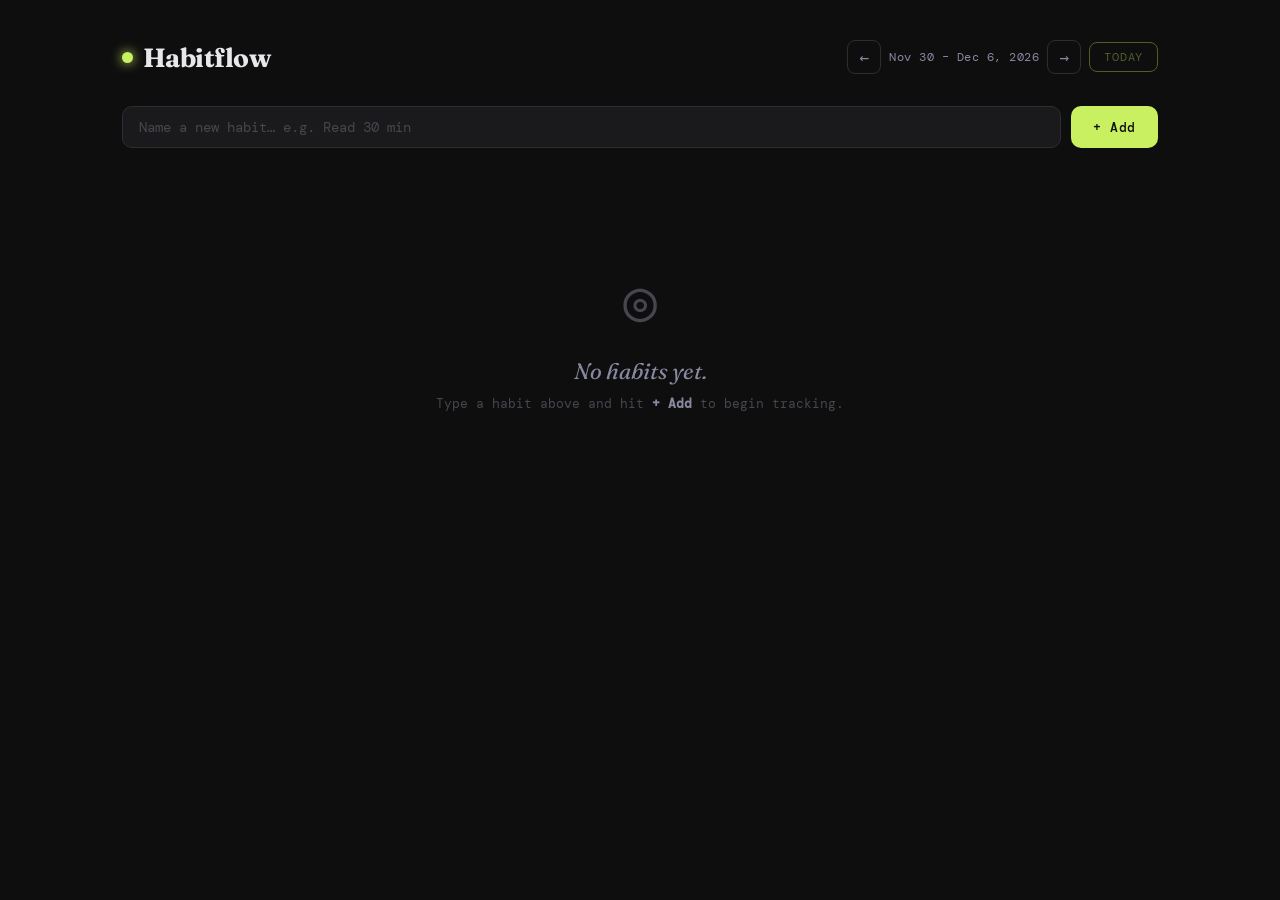
<file: index.html>
<!DOCTYPE html>
<html lang="en">
<head>
  <meta charset="UTF-8" />
  <meta name="viewport" content="width=device-width, initial-scale=1.0" />
  <title>Habitflow — Daily Habit Tracker</title>
  <link rel="stylesheet" href="style.css" />
  <link rel="preconnect" href="https://fonts.googleapis.com" />
  <link href="https://fonts.googleapis.com/css2?family=DM+Mono:wght@400;500&family=Fraunces:ital,wght@0,300;0,700;1,300&display=swap" rel="stylesheet" />
</head>
<body>

  <div class="app-shell">

    <!-- Header -->
    <header class="app-header">
      <div class="brand">
        <span class="brand-dot"></span>
        <h1 class="brand-name">Habitflow</h1>
      </div>
      <div class="week-nav">
        <button class="nav-btn" id="prevWeek" aria-label="Previous week">&#8592;</button>
        <span class="week-label" id="weekLabel"></span>
        <button class="nav-btn" id="nextWeek" aria-label="Next week">&#8594;</button>
        <button class="today-btn" id="todayBtn" aria-label="Go to current week">Today</button>
      </div>
    </header>

    <!-- Add Habit -->
    <section class="add-section" aria-label="Add a new habit">
      <div class="add-bar">
        <input
          type="text"
          id="habitInput"
          class="habit-input"
          placeholder="Name a new habit… e.g. Read 30 min"
          maxlength="60"
          aria-label="New habit name"
        />
        <button class="add-btn" id="addHabitBtn" aria-label="Add habit">
          <span>+ Add</span>
        </button>
      </div>
    </section>

    <!-- Grid -->
    <main class="grid-section" id="gridSection" aria-label="Habit tracker grid">

      <!-- Empty state -->
      <div class="empty-state" id="emptyState" aria-live="polite">
        <div class="empty-icon">&#9678;</div>
        <p class="empty-title">No habits yet.</p>
        <p class="empty-sub">Type a habit above and hit <strong>+ Add</strong> to begin tracking.</p>
      </div>

      <!-- Grid table -->
      <div class="grid-wrapper" id="gridWrapper" style="display:none">
        <table class="habit-grid" role="grid" aria-label="Weekly habit grid">
          <thead>
            <tr id="gridHeader">
              <th class="habit-col-head" scope="col">Habit</th>
            </tr>
          </thead>
          <tbody id="gridBody"></tbody>
        </table>
      </div>

    </main>

  </div>

  <!-- Rename modal — hidden by default via style -->
  <div class="modal-backdrop" id="modalBackdrop" style="display:none" aria-modal="true" role="dialog" aria-labelledby="modalTitle">
    <div class="modal">
      <h2 class="modal-title" id="modalTitle">Rename Habit</h2>
      <input type="text" id="renameInput" class="habit-input" maxlength="60" aria-label="New habit name" />
      <div class="modal-actions">
        <button class="modal-cancel" id="modalCancel">Cancel</button>
        <button class="add-btn" id="modalSave">Save</button>
      </div>
    </div>
  </div>

  <script src="app.js"></script>
</body>
</html>
</file>
<file: style.css>
/* ─── CSS Variables ─────────────────────────────────────── */
:root {
  --bg:        #0e0e0f;
  --surface:   #1a1a1c;
  --border:    #2e2e32;
  --muted:     #46464e;
  --text:      #e8e8ec;
  --text-dim:  #8888a0;
  --accent:    #c8f060;
  --accent-dk: #9abf40;
  --danger:    #ff5f5f;
  --today-bg:  rgba(200, 240, 96, 0.07);
  --today-bdr: rgba(200, 240, 96, 0.35);
  --check-on:  #c8f060;
  --check-off: #2e2e32;
  --radius:    10px;
  --font-body: 'DM Mono', monospace;
  --font-display: 'Fraunces', serif;
}

/* ─── Reset ─────────────────────────────────────────────── */
*, *::before, *::after { box-sizing: border-box; margin: 0; padding: 0; }
html { font-size: 16px; }
body {
  background: var(--bg);
  color: var(--text);
  font-family: var(--font-body);
  min-height: 100vh;
  -webkit-font-smoothing: antialiased;
}
button { cursor: pointer; border: none; background: none; font-family: inherit; }
input  { font-family: inherit; }
table  { border-collapse: collapse; }

/* ─── App Shell ──────────────────────────────────────────── */
.app-shell {
  max-width: 1100px;
  margin: 0 auto;
  padding: 28px 20px 60px;
}

/* ─── Header ─────────────────────────────────────────────── */
.app-header {
  display: flex;
  align-items: center;
  justify-content: space-between;
  flex-wrap: wrap;
  gap: 16px;
  margin-bottom: 32px;
}

.brand {
  display: flex;
  align-items: center;
  gap: 10px;
}
.brand-dot {
  width: 11px;
  height: 11px;
  border-radius: 50%;
  background: var(--accent);
  box-shadow: 0 0 12px var(--accent);
  animation: pulse 2.6s ease-in-out infinite;
}
@keyframes pulse {
  0%, 100% { opacity: 1; transform: scale(1); }
  50%       { opacity: 0.5; transform: scale(0.85); }
}
.brand-name {
  font-family: var(--font-display);
  font-weight: 700;
  font-size: 1.65rem;
  letter-spacing: -0.02em;
  color: var(--text);
}

/* Week nav */
.week-nav {
  display: flex;
  align-items: center;
  gap: 8px;
}
.nav-btn {
  width: 34px;
  height: 34px;
  border-radius: 8px;
  border: 1px solid var(--border);
  color: var(--text-dim);
  font-size: 1rem;
  display: flex;
  align-items: center;
  justify-content: center;
  transition: border-color .15s, color .15s, background .15s;
}
.nav-btn:hover { border-color: var(--accent); color: var(--accent); background: rgba(200,240,96,.06); }
.nav-btn:focus-visible { outline: 2px solid var(--accent); outline-offset: 2px; }

.week-label {
  font-size: 0.78rem;
  color: var(--text-dim);
  min-width: 140px;
  text-align: center;
  letter-spacing: 0.04em;
}

.today-btn {
  padding: 6px 14px;
  border-radius: 8px;
  border: 1px solid var(--accent);
  color: var(--accent);
  font-size: 0.75rem;
  letter-spacing: 0.06em;
  text-transform: uppercase;
  transition: background .15s, color .15s;
}
.today-btn:hover { background: var(--accent); color: var(--bg); }
.today-btn:focus-visible { outline: 2px solid var(--accent); outline-offset: 2px; }
.today-btn.is-current { opacity: 0.35; pointer-events: none; }

/* ─── Add Bar ────────────────────────────────────────────── */
.add-section { margin-bottom: 36px; }
.add-bar {
  display: flex;
  gap: 10px;
}
.habit-input {
  flex: 1;
  background: var(--surface);
  border: 1px solid var(--border);
  border-radius: var(--radius);
  color: var(--text);
  padding: 11px 16px;
  font-size: 0.88rem;
  outline: none;
  transition: border-color .15s;
}
.habit-input::placeholder { color: var(--muted); }
.habit-input:focus { border-color: var(--accent); }

.add-btn {
  background: var(--accent);
  color: var(--bg);
  border-radius: var(--radius);
  padding: 11px 22px;
  font-size: 0.82rem;
  font-weight: 500;
  letter-spacing: 0.04em;
  white-space: nowrap;
  transition: background .15s, transform .1s;
}
.add-btn:hover  { background: var(--accent-dk); }
.add-btn:active { transform: scale(.97); }
.add-btn:focus-visible { outline: 2px solid var(--accent); outline-offset: 2px; }

/* ─── Empty State ────────────────────────────────────────── */
.empty-state {
  text-align: center;
  padding: 80px 20px;
}
.empty-icon {
  font-size: 3.5rem;
  margin-bottom: 20px;
  color: var(--muted);
  animation: spin 8s linear infinite;
}
@keyframes spin { to { transform: rotate(360deg); } }
.empty-title {
  font-family: var(--font-display);
  font-size: 1.4rem;
  font-style: italic;
  color: var(--text-dim);
  margin-bottom: 8px;
}
.empty-sub {
  font-size: 0.82rem;
  color: var(--muted);
  line-height: 1.6;
}
.empty-sub strong { color: var(--text-dim); }

/* ─── Grid Wrapper ───────────────────────────────────────── */
.grid-wrapper {
  overflow-x: auto;
  -webkit-overflow-scrolling: touch;
  border-radius: var(--radius);
  border: 1px solid var(--border);
}

.habit-grid {
  width: 100%;
  min-width: 580px;
}

/* ─── Grid Header ────────────────────────────────────────── */
.habit-grid thead tr {
  border-bottom: 1px solid var(--border);
}
.habit-col-head {
  text-align: left;
  padding: 14px 16px;
  font-size: 0.7rem;
  letter-spacing: 0.1em;
  text-transform: uppercase;
  color: var(--text-dim);
  min-width: 190px;
  background: var(--surface);
}
.day-head {
  text-align: center;
  padding: 10px 8px;
  font-size: 0.68rem;
  letter-spacing: 0.08em;
  text-transform: uppercase;
  color: var(--text-dim);
  background: var(--surface);
  min-width: 68px;
}
.day-head.is-today {
  color: var(--accent);
  background: var(--today-bg);
  position: relative;
}
.day-head.is-today::after {
  content: '';
  position: absolute;
  bottom: 0; left: 0; right: 0;
  height: 2px;
  background: var(--accent);
  border-radius: 2px 2px 0 0;
}
.day-head .day-name  { display: block; margin-bottom: 2px; }
.day-head .day-num   { display: block; font-size: 1rem; font-weight: 500; color: var(--text); }
.day-head.is-today .day-num { color: var(--accent); }

/* streak head */
.streak-head {
  text-align: center;
  padding: 10px 8px;
  font-size: 0.68rem;
  letter-spacing: 0.08em;
  text-transform: uppercase;
  color: var(--text-dim);
  background: var(--surface);
  min-width: 60px;
}
.actions-head {
  background: var(--surface);
  min-width: 72px;
}

/* ─── Grid Rows ──────────────────────────────────────────── */
.habit-row {
  border-bottom: 1px solid var(--border);
  transition: background .15s;
}
.habit-row:last-child { border-bottom: none; }
.habit-row:hover { background: rgba(255,255,255,.025); }

/* Habit name cell */
.habit-name-cell {
  padding: 14px 16px;
  font-size: 0.85rem;
  max-width: 220px;
}
.habit-name-text {
  display: block;
  white-space: nowrap;
  overflow: hidden;
  text-overflow: ellipsis;
  color: var(--text);
}

/* Check cell */
.check-cell {
  text-align: center;
  padding: 10px 4px;
}
.check-cell.is-today {
  background: var(--today-bg);
  border-left: 1px solid var(--today-bdr);
  border-right: 1px solid var(--today-bdr);
}
.check-cell.is-future { opacity: 0.3; pointer-events: none; }

.check-btn {
  width: 36px;
  height: 36px;
  border-radius: 50%;
  border: 2px solid var(--check-off);
  background: transparent;
  display: inline-flex;
  align-items: center;
  justify-content: center;
  font-size: 1rem;
  color: transparent;
  transition: border-color .15s, background .15s, transform .12s, box-shadow .15s;
  position: relative;
}
.check-btn:hover:not(:disabled) {
  border-color: var(--accent);
  background: rgba(200,240,96,.08);
  transform: scale(1.08);
}
.check-btn:focus-visible {
  outline: 2px solid var(--accent);
  outline-offset: 2px;
}
.check-btn.checked {
  background: var(--check-on);
  border-color: var(--check-on);
  color: var(--bg);
  box-shadow: 0 0 10px rgba(200,240,96,.45);
  animation: pop .18s ease;
}
@keyframes pop {
  0%   { transform: scale(.85); }
  60%  { transform: scale(1.18); }
  100% { transform: scale(1); }
}
.check-btn:disabled { pointer-events: none; opacity: 0.25; }

/* Streak cell */
.streak-cell {
  text-align: center;
  padding: 10px 8px;
  font-size: 0.75rem;
  color: var(--text-dim);
}
.streak-badge {
  display: inline-flex;
  align-items: center;
  gap: 3px;
  padding: 3px 8px;
  border-radius: 20px;
  font-size: 0.72rem;
  font-weight: 500;
  background: var(--surface);
  border: 1px solid var(--border);
  color: var(--text-dim);
  transition: background .2s, color .2s, border-color .2s;
}
.streak-badge.hot {
  background: rgba(200,240,96,.12);
  border-color: var(--accent);
  color: var(--accent);
}
.streak-badge.fire::before { content: '🔥 '; }
.streak-badge.check-mark::before { content: '✦ '; font-size: 0.6rem; }

/* Actions cell */
.actions-cell {
  text-align: center;
  padding: 10px 8px;
}
.row-actions {
  display: flex;
  align-items: center;
  justify-content: center;
  gap: 4px;
  opacity: 0;
  transition: opacity .15s;
}
.habit-row:hover .row-actions,
.habit-row:focus-within .row-actions { opacity: 1; }

.icon-btn {
  width: 28px;
  height: 28px;
  border-radius: 6px;
  font-size: 0.8rem;
  color: var(--text-dim);
  display: flex; align-items: center; justify-content: center;
  transition: background .12s, color .12s;
}
.icon-btn:hover { background: var(--border); color: var(--text); }
.icon-btn.del:hover { background: rgba(255,95,95,.15); color: var(--danger); }
.icon-btn:focus-visible { outline: 2px solid var(--accent); outline-offset: 2px; }

/* ─── Modal ──────────────────────────────────────────────── */
.modal-backdrop {
  position: fixed;
  inset: 0;
  background: rgba(0,0,0,.65);
  display: flex;
  align-items: center;
  justify-content: center;
  z-index: 100;
  backdrop-filter: blur(4px);
  animation: fadein .15s ease;
}
@keyframes fadein { from { opacity: 0; } to { opacity: 1; } }
.modal {
  background: var(--surface);
  border: 1px solid var(--border);
  border-radius: 14px;
  padding: 28px 24px 24px;
  width: 90%;
  max-width: 400px;
  display: flex;
  flex-direction: column;
  gap: 16px;
  animation: slideup .18s ease;
}
@keyframes slideup { from { transform: translateY(16px); opacity: 0; } to { transform: translateY(0); opacity: 1; } }
.modal-title {
  font-family: var(--font-display);
  font-weight: 300;
  font-size: 1.25rem;
  font-style: italic;
  color: var(--text);
}
.modal-actions {
  display: flex;
  gap: 10px;
  justify-content: flex-end;
}
.modal-cancel {
  padding: 10px 18px;
  border-radius: var(--radius);
  border: 1px solid var(--border);
  color: var(--text-dim);
  font-size: 0.82rem;
  transition: border-color .12s, color .12s;
}
.modal-cancel:hover { border-color: var(--text-dim); color: var(--text); }
.modal-cancel:focus-visible { outline: 2px solid var(--accent); outline-offset: 2px; }

/* ─── Responsive ─────────────────────────────────────────── */
@media (max-width: 600px) {
  .app-header { flex-direction: column; align-items: flex-start; }
  .week-nav   { width: 100%; justify-content: space-between; }
  .week-label { min-width: auto; flex: 1; }
  .brand-name { font-size: 1.35rem; }
  .habit-col-head, .habit-name-cell { min-width: 130px; max-width: 130px; }
  .row-actions { opacity: 1; }
  .add-bar { flex-direction: column; }
  .add-btn { width: 100%; justify-content: center; }
}

@media (min-width: 1200px) {
  .app-shell { padding: 40px 32px 80px; }
  .habit-col-head, .habit-name-cell { min-width: 240px; }
}
</file>
